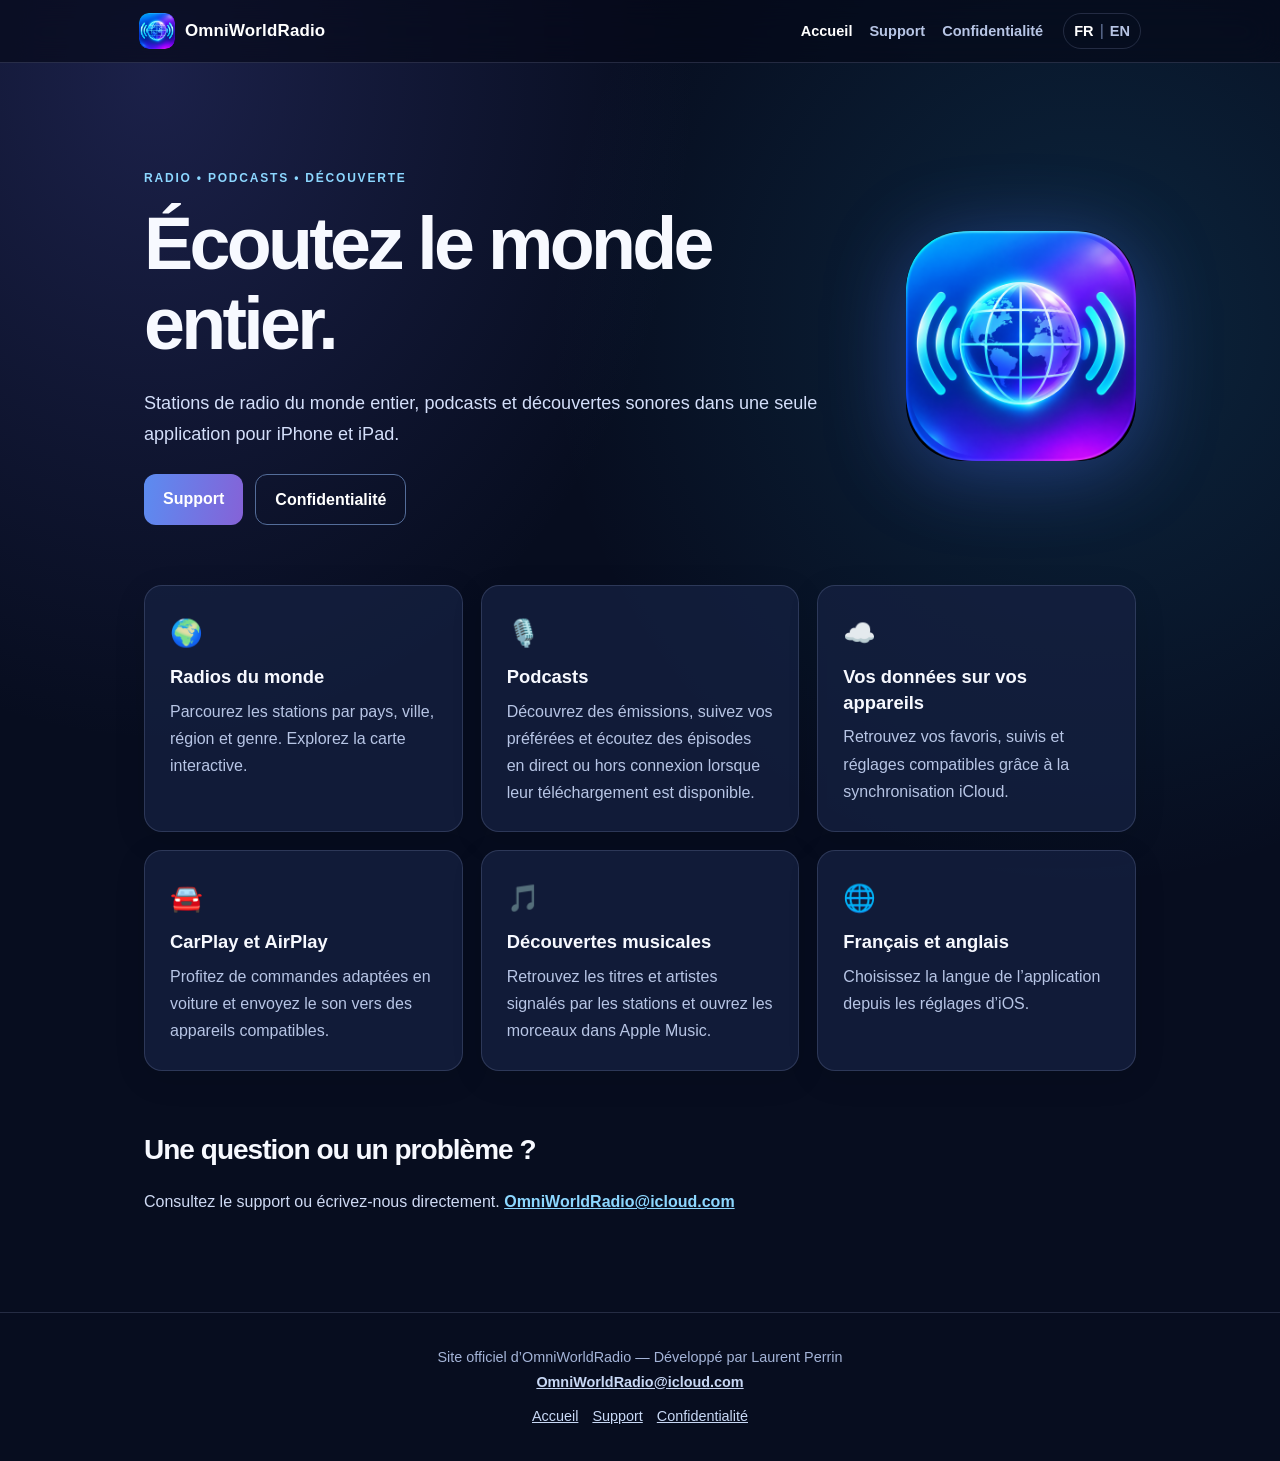
<file: index.html>
<!doctype html>
<html lang="fr">
<head>
<meta charset="utf-8"><meta name="viewport" content="width=device-width, initial-scale=1">
<meta name="description" content="Stations de radio du monde entier, podcasts et découvertes sonores dans une seule application pour iPhone et iPad.">
<title>Accueil · OmniWorldRadio</title>
<link rel="icon" type="image/png" href="assets/omniworldradio-icon.png">
<link rel="stylesheet" href="assets/style.css">
<link rel="alternate" hreflang="fr" href="index.html">
<link rel="alternate" hreflang="en" href="en/index.html">
</head><body>
<header><nav aria-label="Navigation"><a class="brand" href="index.html"><img src="assets/omniworldradio-icon.png" alt="">OmniWorldRadio</a><div class="links"><a href="index.html" aria-current="page">Accueil</a><a href="support.html">Support</a><a href="privacy.html">Confidentialité</a></div><div class="lang" aria-label="Language / Langue"><a href="index.html" lang="fr" aria-current="page">FR</a><span>|</span><a href="en/index.html" lang="en">EN</a></div></nav></header>
<main><section class="hero"><div class="hero-text"><div class="kicker">Radio • Podcasts • Découverte</div><h1>Écoutez le monde entier.</h1><p class="lead">Stations de radio du monde entier, podcasts et découvertes sonores dans une seule application pour iPhone et iPad.</p><div class="actions"><a class="btn" href="support.html">Support</a><a class="btn alt" href="privacy.html">Confidentialité</a></div></div><img class="hero-icon" src="assets/omniworldradio-icon.png" alt="OmniWorldRadio"></section><section class="grid"><article class="card"><div class="emoji" aria-hidden="true">🌍</div><h3>Radios du monde</h3><p>Parcourez les stations par pays, ville, région et genre. Explorez la carte interactive.</p></article><article class="card"><div class="emoji" aria-hidden="true">🎙️</div><h3>Podcasts</h3><p>Découvrez des émissions, suivez vos préférées et écoutez des épisodes en direct ou hors connexion lorsque leur téléchargement est disponible.</p></article><article class="card"><div class="emoji" aria-hidden="true">☁️</div><h3>Vos données sur vos appareils</h3><p>Retrouvez vos favoris, suivis et réglages compatibles grâce à la synchronisation iCloud.</p></article><article class="card"><div class="emoji" aria-hidden="true">🚘</div><h3>CarPlay et AirPlay</h3><p>Profitez de commandes adaptées en voiture et envoyez le son vers des appareils compatibles.</p></article><article class="card"><div class="emoji" aria-hidden="true">🎵</div><h3>Découvertes musicales</h3><p>Retrouvez les titres et artistes signalés par les stations et ouvrez les morceaux dans Apple Music.</p></article><article class="card"><div class="emoji" aria-hidden="true">🌐</div><h3>Français et anglais</h3><p>Choisissez la langue de l’application depuis les réglages d’iOS.</p></article></section><section class="prose" style="margin-top:55px"><h2>Une question ou un problème ?</h2><p>Consultez le support ou écrivez-nous directement. <a class="mail" href="mailto:OmniWorldRadio@icloud.com">OmniWorldRadio@icloud.com</a></p></section></main>
<footer><div>Site officiel d’OmniWorldRadio — Développé par Laurent Perrin</div><div><a class="mail" href="mailto:OmniWorldRadio@icloud.com">OmniWorldRadio@icloud.com</a></div><div class="footline"><a href="index.html">Accueil</a><a href="support.html">Support</a><a href="privacy.html">Confidentialité</a></div></footer>
</body></html>
</file>
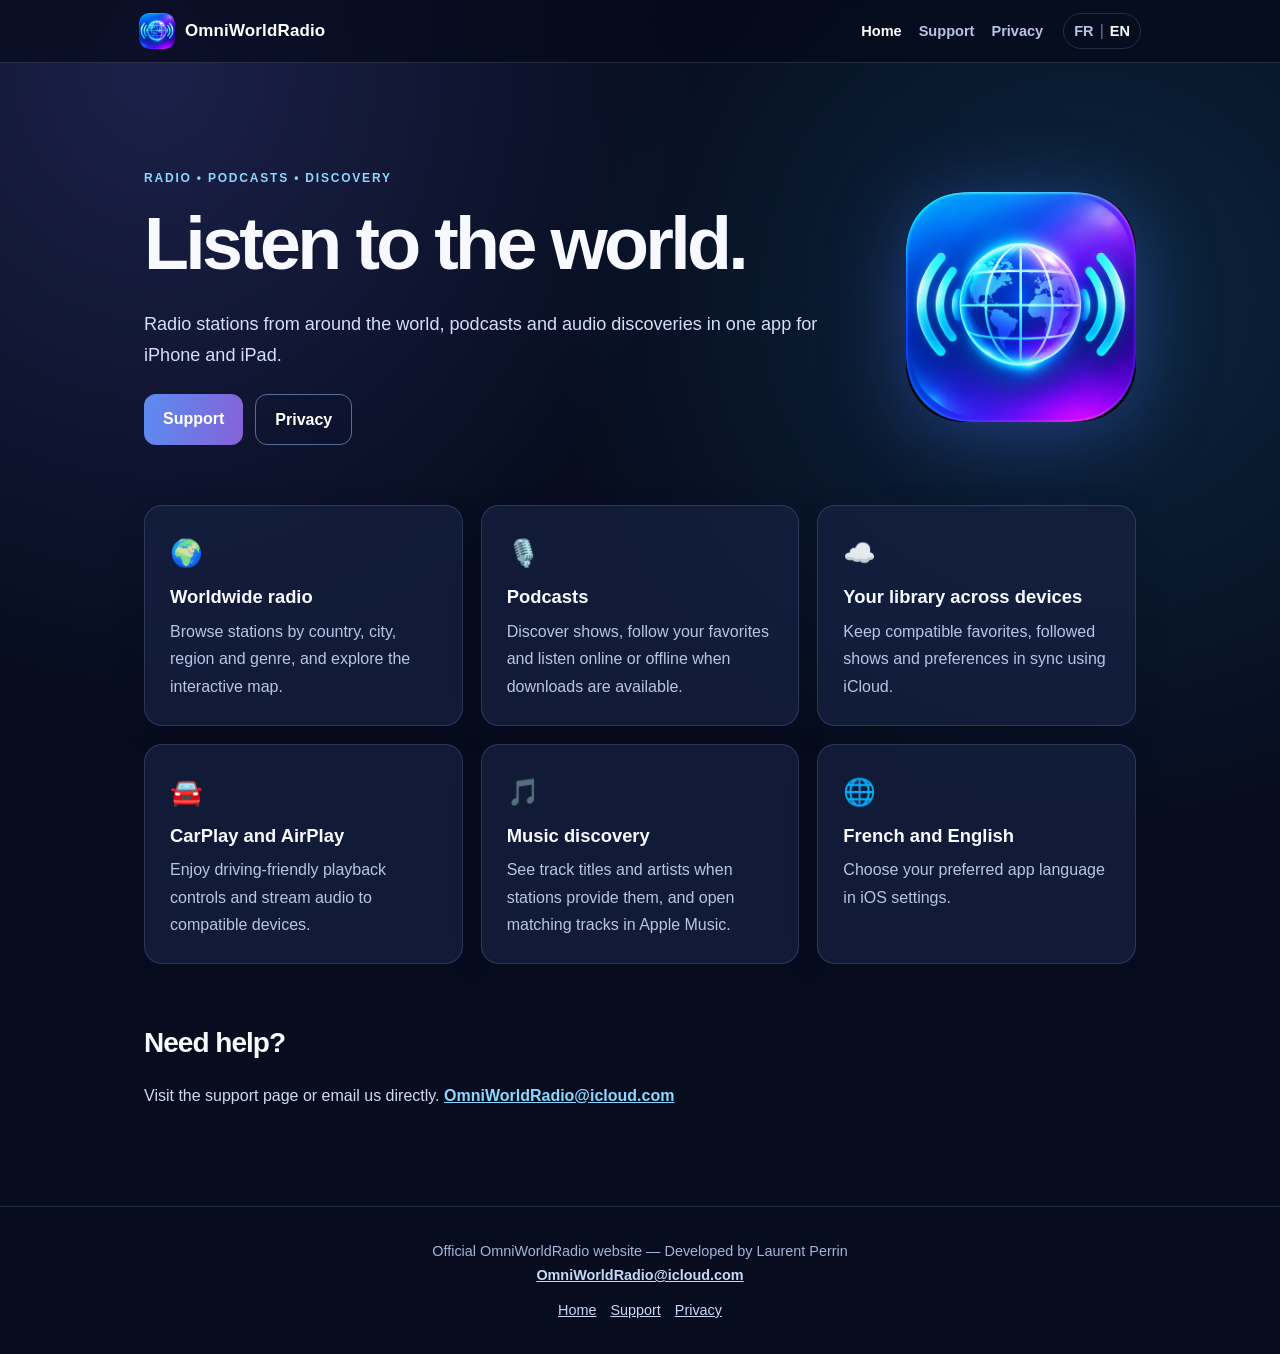
<file: en/index.html>
<!doctype html>
<html lang="en">
<head>
<meta charset="utf-8"><meta name="viewport" content="width=device-width, initial-scale=1">
<meta name="description" content="Radio stations from around the world, podcasts and audio discoveries in one app for iPhone and iPad.">
<title>Home · OmniWorldRadio</title>
<link rel="icon" type="image/png" href="../assets/omniworldradio-icon.png">
<link rel="stylesheet" href="../assets/style.css">
<link rel="alternate" hreflang="fr" href="../index.html">
<link rel="alternate" hreflang="en" href="index.html">
</head><body>
<header><nav aria-label="Navigation"><a class="brand" href="index.html"><img src="../assets/omniworldradio-icon.png" alt="">OmniWorldRadio</a><div class="links"><a href="index.html" aria-current="page">Home</a><a href="support.html">Support</a><a href="privacy.html">Privacy</a></div><div class="lang" aria-label="Language / Langue"><a href="../index.html" lang="fr">FR</a><span>|</span><a href="index.html" lang="en" aria-current="page">EN</a></div></nav></header>
<main><section class="hero"><div class="hero-text"><div class="kicker">Radio • Podcasts • Discovery</div><h1>Listen to the world.</h1><p class="lead">Radio stations from around the world, podcasts and audio discoveries in one app for iPhone and iPad.</p><div class="actions"><a class="btn" href="support.html">Support</a><a class="btn alt" href="privacy.html">Privacy</a></div></div><img class="hero-icon" src="../assets/omniworldradio-icon.png" alt="OmniWorldRadio"></section><section class="grid"><article class="card"><div class="emoji" aria-hidden="true">🌍</div><h3>Worldwide radio</h3><p>Browse stations by country, city, region and genre, and explore the interactive map.</p></article><article class="card"><div class="emoji" aria-hidden="true">🎙️</div><h3>Podcasts</h3><p>Discover shows, follow your favorites and listen online or offline when downloads are available.</p></article><article class="card"><div class="emoji" aria-hidden="true">☁️</div><h3>Your library across devices</h3><p>Keep compatible favorites, followed shows and preferences in sync using iCloud.</p></article><article class="card"><div class="emoji" aria-hidden="true">🚘</div><h3>CarPlay and AirPlay</h3><p>Enjoy driving-friendly playback controls and stream audio to compatible devices.</p></article><article class="card"><div class="emoji" aria-hidden="true">🎵</div><h3>Music discovery</h3><p>See track titles and artists when stations provide them, and open matching tracks in Apple Music.</p></article><article class="card"><div class="emoji" aria-hidden="true">🌐</div><h3>French and English</h3><p>Choose your preferred app language in iOS settings.</p></article></section><section class="prose" style="margin-top:55px"><h2>Need help?</h2><p>Visit the support page or email us directly. <a class="mail" href="mailto:OmniWorldRadio@icloud.com">OmniWorldRadio@icloud.com</a></p></section></main>
<footer><div>Official OmniWorldRadio website — Developed by Laurent Perrin</div><div><a class="mail" href="mailto:OmniWorldRadio@icloud.com">OmniWorldRadio@icloud.com</a></div><div class="footline"><a href="index.html">Home</a><a href="support.html">Support</a><a href="privacy.html">Privacy</a></div></footer>
</body></html>
</file>
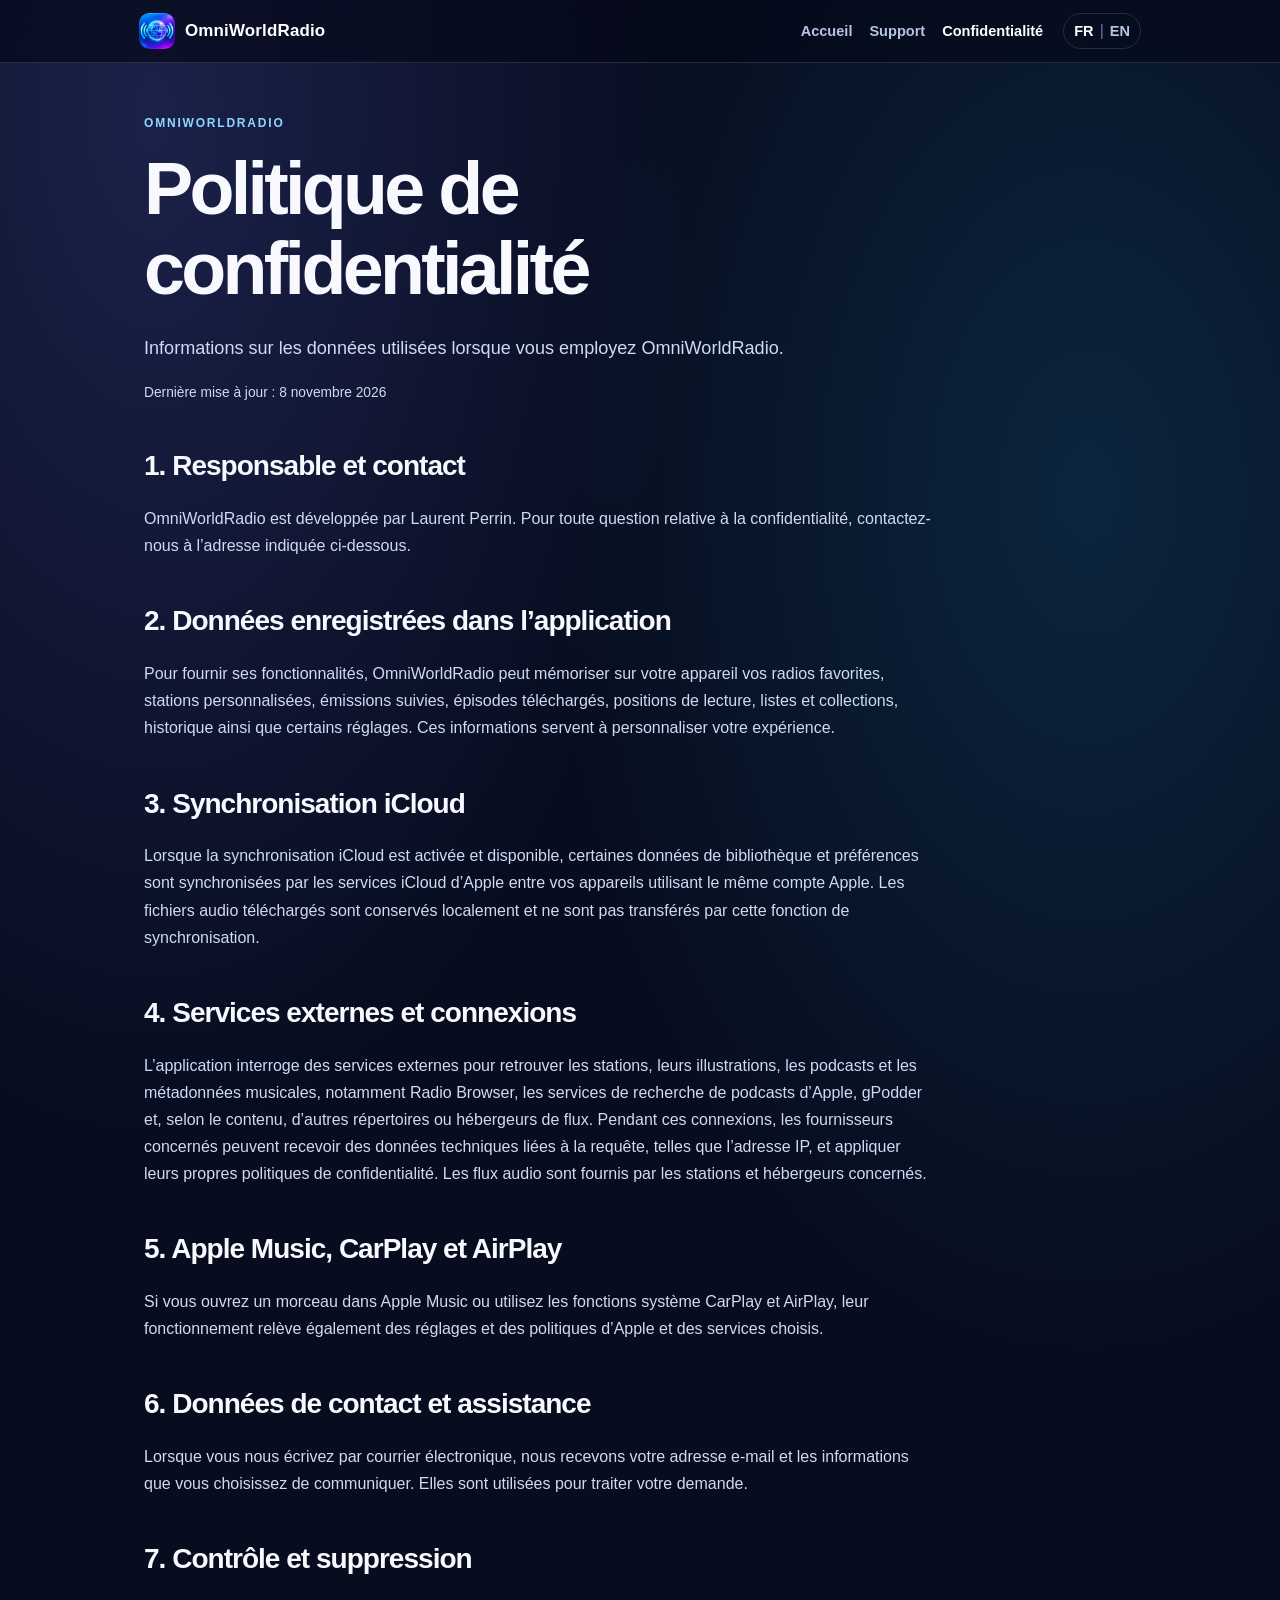
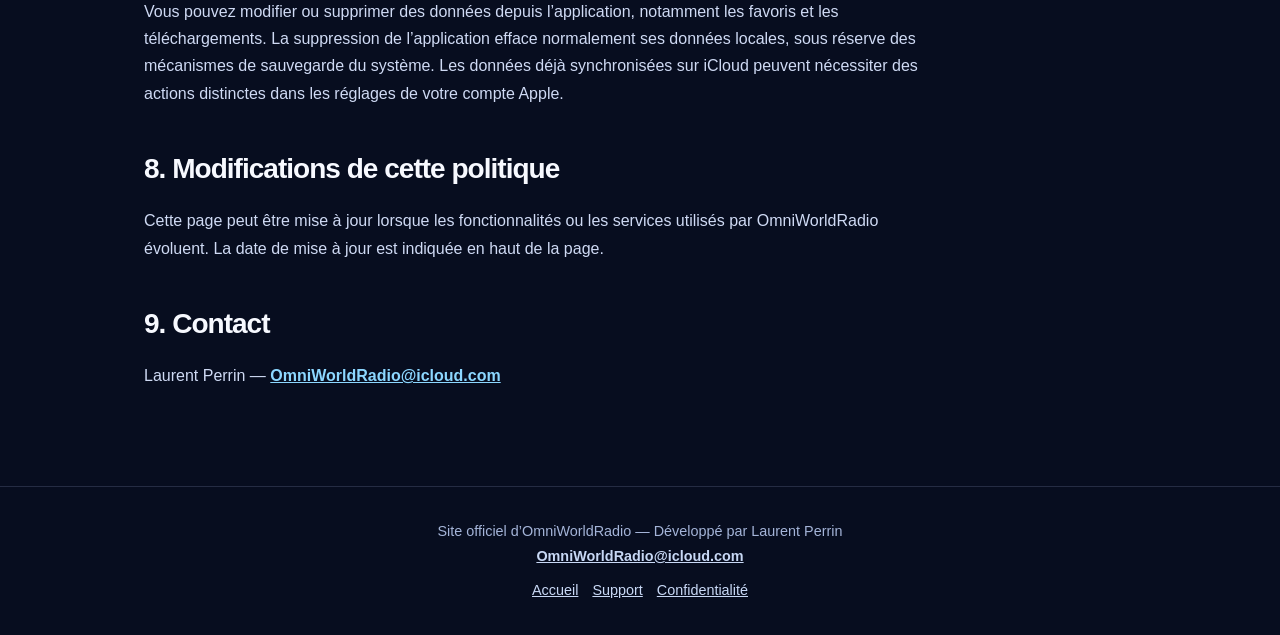
<file: privacy.html>
<!doctype html>
<html lang="fr">
<head>
<meta charset="utf-8"><meta name="viewport" content="width=device-width, initial-scale=1">
<meta name="description" content="Informations sur les données utilisées lorsque vous employez OmniWorldRadio.">
<title>Politique de confidentialité · OmniWorldRadio</title>
<link rel="icon" type="image/png" href="assets/omniworldradio-icon.png">
<link rel="stylesheet" href="assets/style.css">
<link rel="alternate" hreflang="fr" href="privacy.html">
<link rel="alternate" hreflang="en" href="en/privacy.html">
</head><body>
<header><nav aria-label="Navigation"><a class="brand" href="index.html"><img src="assets/omniworldradio-icon.png" alt="">OmniWorldRadio</a><div class="links"><a href="index.html">Accueil</a><a href="support.html">Support</a><a href="privacy.html" aria-current="page">Confidentialité</a></div><div class="lang" aria-label="Language / Langue"><a href="privacy.html" lang="fr" aria-current="page">FR</a><span>|</span><a href="en/privacy.html" lang="en">EN</a></div></nav></header>
<main><article class="prose"><div class="kicker">OmniWorldRadio</div><h1>Politique de confidentialité</h1><p class="lead">Informations sur les données utilisées lorsque vous employez OmniWorldRadio.</p><p class="small">Dernière mise à jour : 8 novembre 2026</p><section><h2>1. Responsable et contact</h2><p>OmniWorldRadio est développée par Laurent Perrin. Pour toute question relative à la confidentialité, contactez-nous à l’adresse indiquée ci-dessous.</p></section><section><h2>2. Données enregistrées dans l’application</h2><p>Pour fournir ses fonctionnalités, OmniWorldRadio peut mémoriser sur votre appareil vos radios favorites, stations personnalisées, émissions suivies, épisodes téléchargés, positions de lecture, listes et collections, historique ainsi que certains réglages. Ces informations servent à personnaliser votre expérience.</p></section><section><h2>3. Synchronisation iCloud</h2><p>Lorsque la synchronisation iCloud est activée et disponible, certaines données de bibliothèque et préférences sont synchronisées par les services iCloud d’Apple entre vos appareils utilisant le même compte Apple. Les fichiers audio téléchargés sont conservés localement et ne sont pas transférés par cette fonction de synchronisation.</p></section><section><h2>4. Services externes et connexions</h2><p>L’application interroge des services externes pour retrouver les stations, leurs illustrations, les podcasts et les métadonnées musicales, notamment Radio Browser, les services de recherche de podcasts d’Apple, gPodder et, selon le contenu, d’autres répertoires ou hébergeurs de flux. Pendant ces connexions, les fournisseurs concernés peuvent recevoir des données techniques liées à la requête, telles que l’adresse IP, et appliquer leurs propres politiques de confidentialité. Les flux audio sont fournis par les stations et hébergeurs concernés.</p></section><section><h2>5. Apple Music, CarPlay et AirPlay</h2><p>Si vous ouvrez un morceau dans Apple Music ou utilisez les fonctions système CarPlay et AirPlay, leur fonctionnement relève également des réglages et des politiques d’Apple et des services choisis.</p></section><section><h2>6. Données de contact et assistance</h2><p>Lorsque vous nous écrivez par courrier électronique, nous recevons votre adresse e-mail et les informations que vous choisissez de communiquer. Elles sont utilisées pour traiter votre demande.</p></section><section><h2>7. Contrôle et suppression</h2><p>Vous pouvez modifier ou supprimer des données depuis l’application, notamment les favoris et les téléchargements. La suppression de l’application efface normalement ses données locales, sous réserve des mécanismes de sauvegarde du système. Les données déjà synchronisées sur iCloud peuvent nécessiter des actions distinctes dans les réglages de votre compte Apple.</p></section><section><h2>8. Modifications de cette politique</h2><p>Cette page peut être mise à jour lorsque les fonctionnalités ou les services utilisés par OmniWorldRadio évoluent. La date de mise à jour est indiquée en haut de la page.</p></section><section><h2>9. Contact</h2><p>Laurent Perrin — <a class="mail" href="mailto:OmniWorldRadio@icloud.com">OmniWorldRadio@icloud.com</a></p></section></article></main>
<footer><div>Site officiel d’OmniWorldRadio — Développé par Laurent Perrin</div><div><a class="mail" href="mailto:OmniWorldRadio@icloud.com">OmniWorldRadio@icloud.com</a></div><div class="footline"><a href="index.html">Accueil</a><a href="support.html">Support</a><a href="privacy.html">Confidentialité</a></div></footer>
</body></html>
</file>
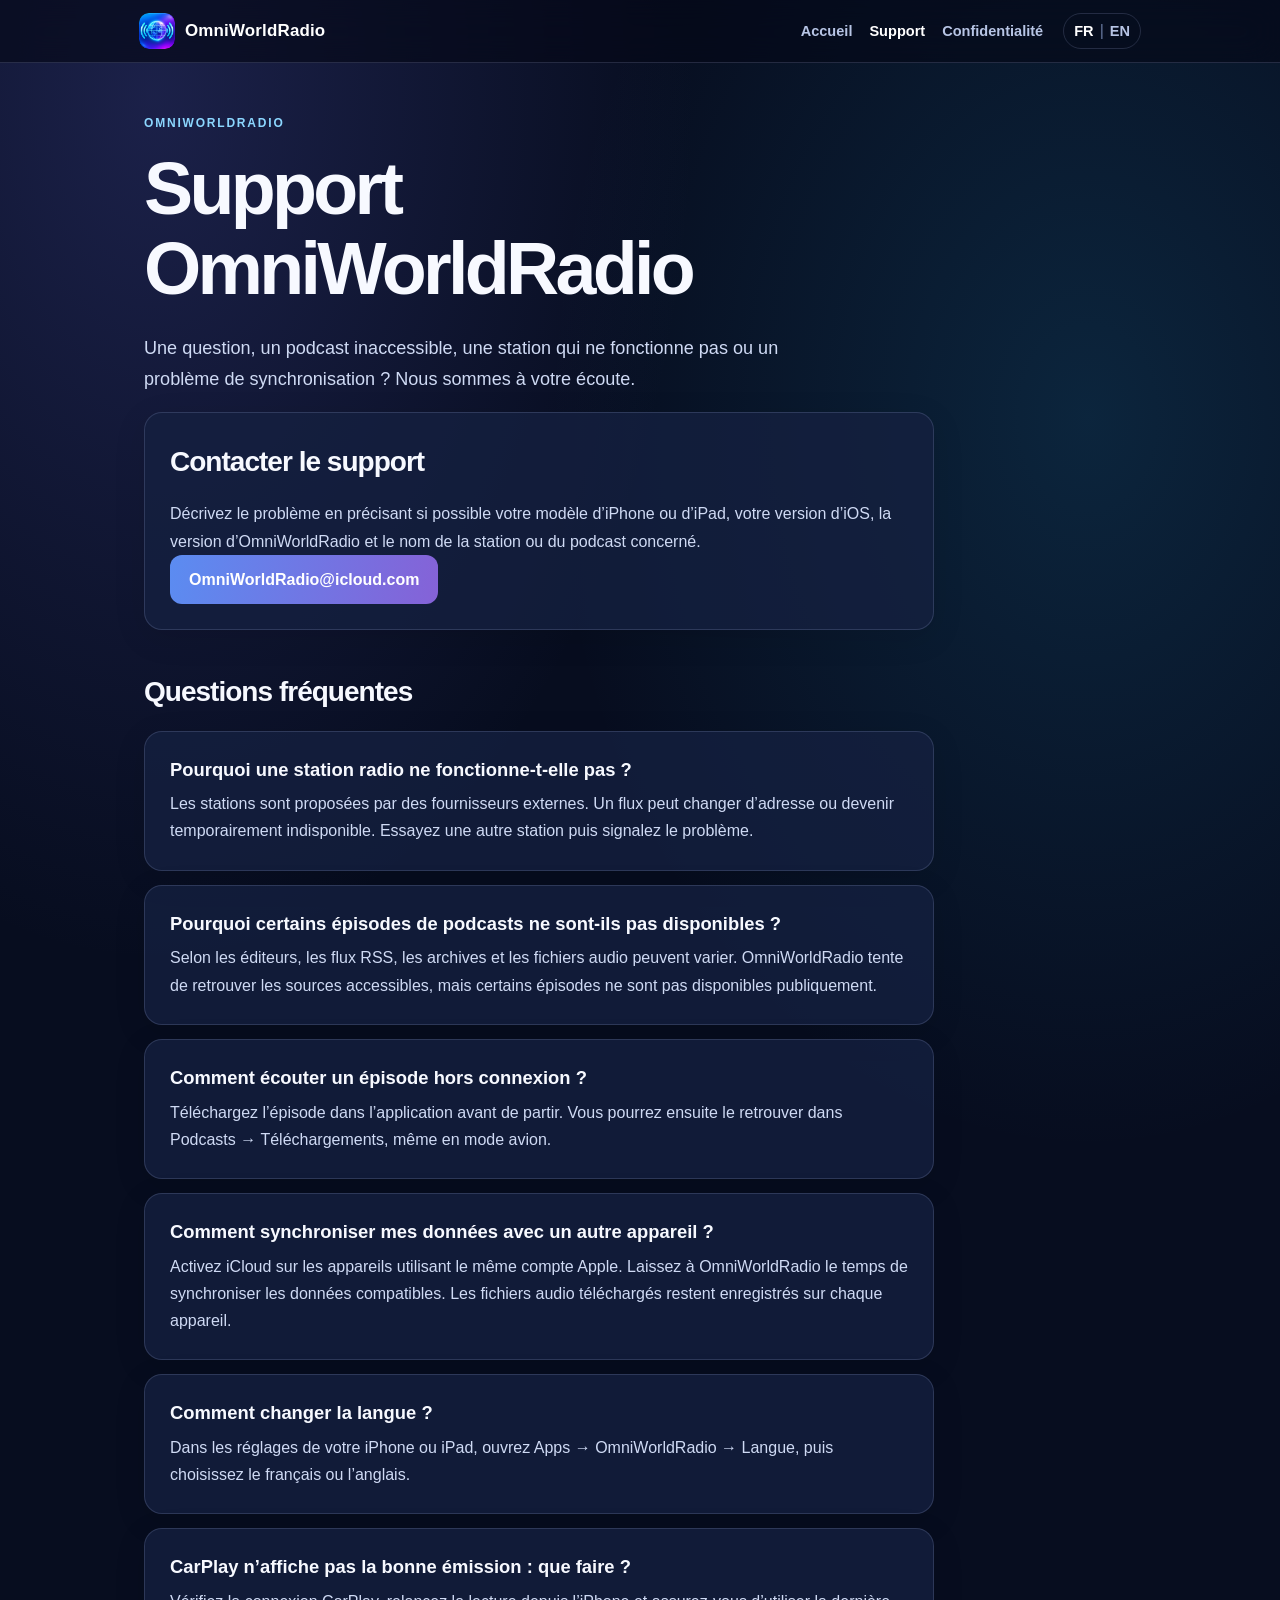
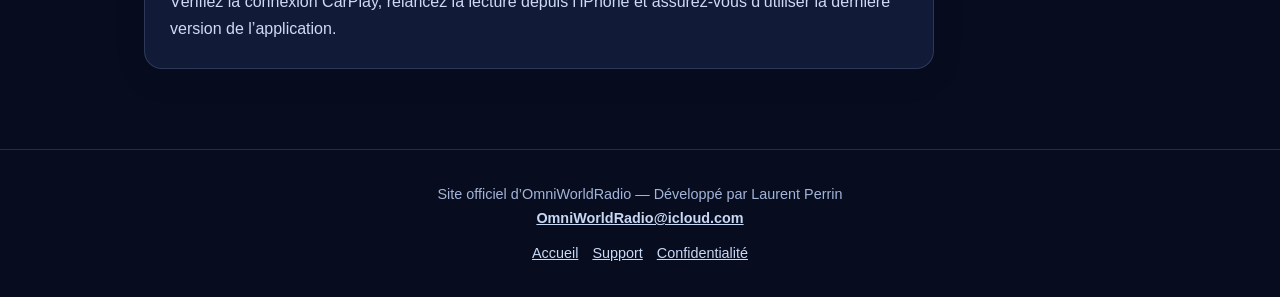
<file: support.html>
<!doctype html>
<html lang="fr">
<head>
<meta charset="utf-8"><meta name="viewport" content="width=device-width, initial-scale=1">
<meta name="description" content="Une question, un podcast inaccessible, une station qui ne fonctionne pas ou un problème de synchronisation ? Nous sommes à votre écoute.">
<title>Support OmniWorldRadio · OmniWorldRadio</title>
<link rel="icon" type="image/png" href="assets/omniworldradio-icon.png">
<link rel="stylesheet" href="assets/style.css">
<link rel="alternate" hreflang="fr" href="support.html">
<link rel="alternate" hreflang="en" href="en/support.html">
</head><body>
<header><nav aria-label="Navigation"><a class="brand" href="index.html"><img src="assets/omniworldradio-icon.png" alt="">OmniWorldRadio</a><div class="links"><a href="index.html">Accueil</a><a href="support.html" aria-current="page">Support</a><a href="privacy.html">Confidentialité</a></div><div class="lang" aria-label="Language / Langue"><a href="support.html" lang="fr" aria-current="page">FR</a><span>|</span><a href="en/support.html" lang="en">EN</a></div></nav></header>
<main><div class="prose"><div class="kicker">OmniWorldRadio</div><h1>Support OmniWorldRadio</h1><p class="lead">Une question, un podcast inaccessible, une station qui ne fonctionne pas ou un problème de synchronisation ? Nous sommes à votre écoute.</p><section class="card"><h2 style="margin-top:0">Contacter le support</h2><p>Décrivez le problème en précisant si possible votre modèle d’iPhone ou d’iPad, votre version d’iOS, la version d’OmniWorldRadio et le nom de la station ou du podcast concerné.</p><a class="btn mail" href="mailto:OmniWorldRadio@icloud.com?subject=OmniWorldRadio%20Support">OmniWorldRadio@icloud.com</a></section><h2>Questions fréquentes</h2><div style="display:grid;gap:14px"><article class="card"><h3>Pourquoi une station radio ne fonctionne-t-elle pas ?</h3><p>Les stations sont proposées par des fournisseurs externes. Un flux peut changer d’adresse ou devenir temporairement indisponible. Essayez une autre station puis signalez le problème.</p></article><article class="card"><h3>Pourquoi certains épisodes de podcasts ne sont-ils pas disponibles ?</h3><p>Selon les éditeurs, les flux RSS, les archives et les fichiers audio peuvent varier. OmniWorldRadio tente de retrouver les sources accessibles, mais certains épisodes ne sont pas disponibles publiquement.</p></article><article class="card"><h3>Comment écouter un épisode hors connexion ?</h3><p>Téléchargez l’épisode dans l’application avant de partir. Vous pourrez ensuite le retrouver dans Podcasts → Téléchargements, même en mode avion.</p></article><article class="card"><h3>Comment synchroniser mes données avec un autre appareil ?</h3><p>Activez iCloud sur les appareils utilisant le même compte Apple. Laissez à OmniWorldRadio le temps de synchroniser les données compatibles. Les fichiers audio téléchargés restent enregistrés sur chaque appareil.</p></article><article class="card"><h3>Comment changer la langue ?</h3><p>Dans les réglages de votre iPhone ou iPad, ouvrez Apps → OmniWorldRadio → Langue, puis choisissez le français ou l’anglais.</p></article><article class="card"><h3>CarPlay n’affiche pas la bonne émission : que faire ?</h3><p>Vérifiez la connexion CarPlay, relancez la lecture depuis l’iPhone et assurez-vous d’utiliser la dernière version de l’application.</p></article></div></div></main>
<footer><div>Site officiel d’OmniWorldRadio — Développé par Laurent Perrin</div><div><a class="mail" href="mailto:OmniWorldRadio@icloud.com">OmniWorldRadio@icloud.com</a></div><div class="footline"><a href="index.html">Accueil</a><a href="support.html">Support</a><a href="privacy.html">Confidentialité</a></div></footer>
</body></html>
</file>
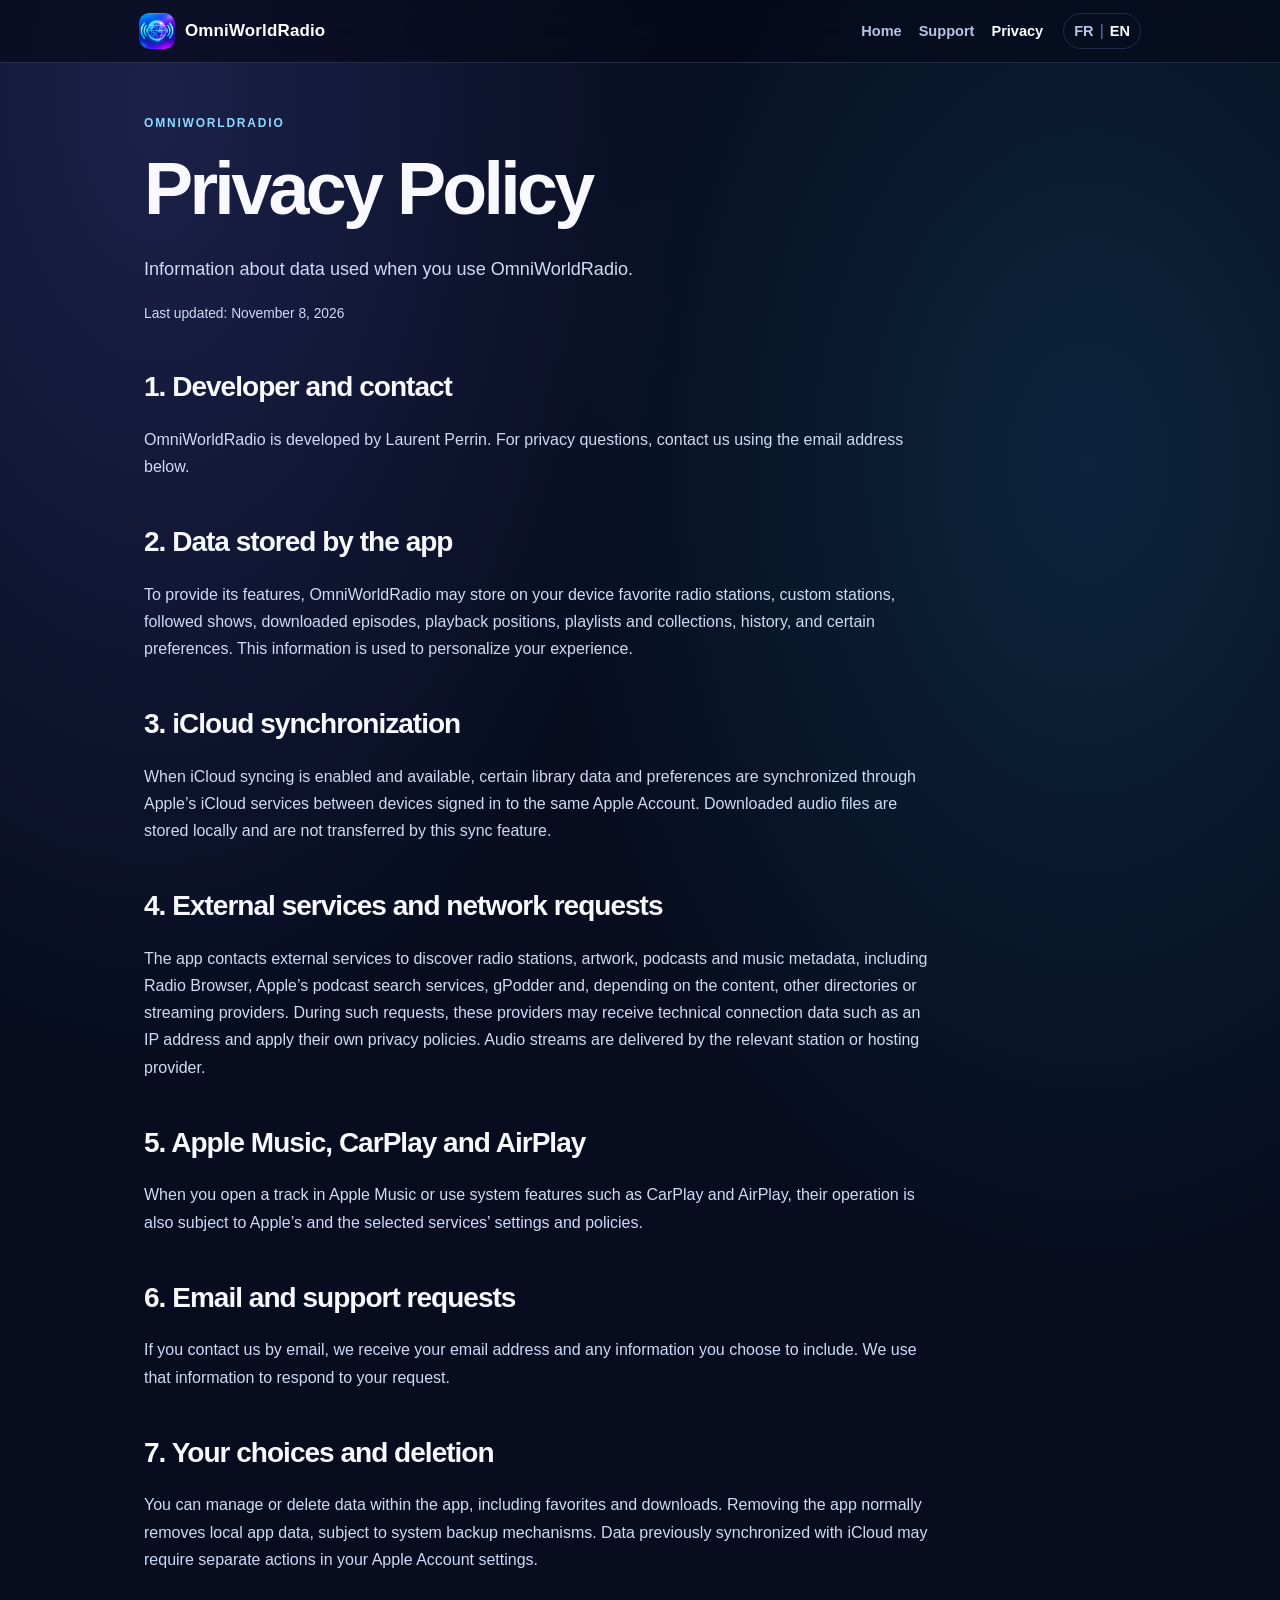
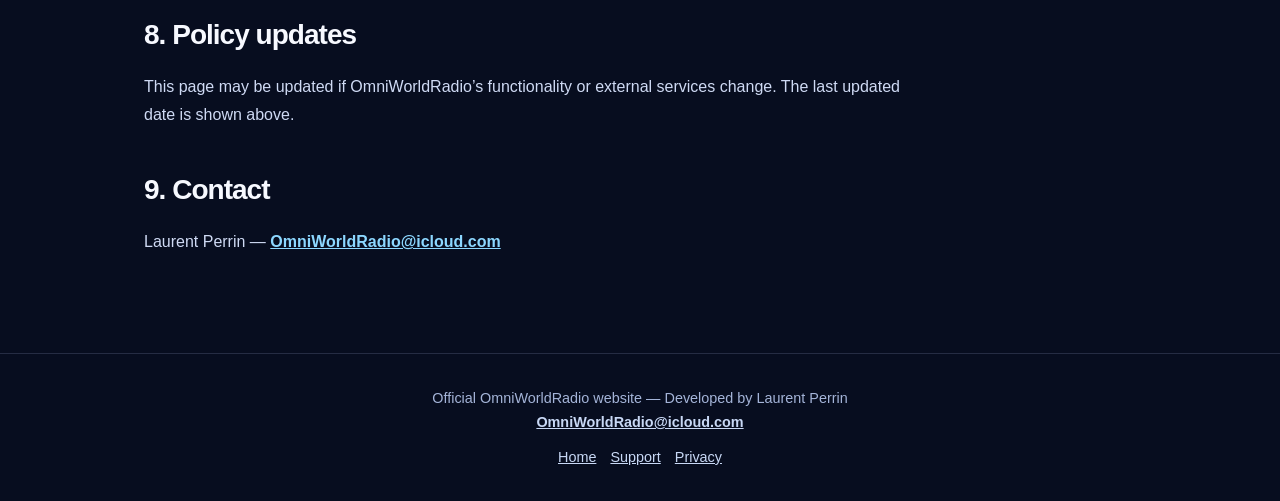
<file: en/privacy.html>
<!doctype html>
<html lang="en">
<head>
<meta charset="utf-8"><meta name="viewport" content="width=device-width, initial-scale=1">
<meta name="description" content="Information about data used when you use OmniWorldRadio.">
<title>Privacy Policy · OmniWorldRadio</title>
<link rel="icon" type="image/png" href="../assets/omniworldradio-icon.png">
<link rel="stylesheet" href="../assets/style.css">
<link rel="alternate" hreflang="fr" href="../privacy.html">
<link rel="alternate" hreflang="en" href="privacy.html">
</head><body>
<header><nav aria-label="Navigation"><a class="brand" href="index.html"><img src="../assets/omniworldradio-icon.png" alt="">OmniWorldRadio</a><div class="links"><a href="index.html">Home</a><a href="support.html">Support</a><a href="privacy.html" aria-current="page">Privacy</a></div><div class="lang" aria-label="Language / Langue"><a href="../privacy.html" lang="fr">FR</a><span>|</span><a href="privacy.html" lang="en" aria-current="page">EN</a></div></nav></header>
<main><article class="prose"><div class="kicker">OmniWorldRadio</div><h1>Privacy Policy</h1><p class="lead">Information about data used when you use OmniWorldRadio.</p><p class="small">Last updated: November 8, 2026</p><section><h2>1. Developer and contact</h2><p>OmniWorldRadio is developed by Laurent Perrin. For privacy questions, contact us using the email address below.</p></section><section><h2>2. Data stored by the app</h2><p>To provide its features, OmniWorldRadio may store on your device favorite radio stations, custom stations, followed shows, downloaded episodes, playback positions, playlists and collections, history, and certain preferences. This information is used to personalize your experience.</p></section><section><h2>3. iCloud synchronization</h2><p>When iCloud syncing is enabled and available, certain library data and preferences are synchronized through Apple’s iCloud services between devices signed in to the same Apple Account. Downloaded audio files are stored locally and are not transferred by this sync feature.</p></section><section><h2>4. External services and network requests</h2><p>The app contacts external services to discover radio stations, artwork, podcasts and music metadata, including Radio Browser, Apple’s podcast search services, gPodder and, depending on the content, other directories or streaming providers. During such requests, these providers may receive technical connection data such as an IP address and apply their own privacy policies. Audio streams are delivered by the relevant station or hosting provider.</p></section><section><h2>5. Apple Music, CarPlay and AirPlay</h2><p>When you open a track in Apple Music or use system features such as CarPlay and AirPlay, their operation is also subject to Apple’s and the selected services’ settings and policies.</p></section><section><h2>6. Email and support requests</h2><p>If you contact us by email, we receive your email address and any information you choose to include. We use that information to respond to your request.</p></section><section><h2>7. Your choices and deletion</h2><p>You can manage or delete data within the app, including favorites and downloads. Removing the app normally removes local app data, subject to system backup mechanisms. Data previously synchronized with iCloud may require separate actions in your Apple Account settings.</p></section><section><h2>8. Policy updates</h2><p>This page may be updated if OmniWorldRadio’s functionality or external services change. The last updated date is shown above.</p></section><section><h2>9. Contact</h2><p>Laurent Perrin — <a class="mail" href="mailto:OmniWorldRadio@icloud.com">OmniWorldRadio@icloud.com</a></p></section></article></main>
<footer><div>Official OmniWorldRadio website — Developed by Laurent Perrin</div><div><a class="mail" href="mailto:OmniWorldRadio@icloud.com">OmniWorldRadio@icloud.com</a></div><div class="footline"><a href="index.html">Home</a><a href="support.html">Support</a><a href="privacy.html">Privacy</a></div></footer>
</body></html>
</file>
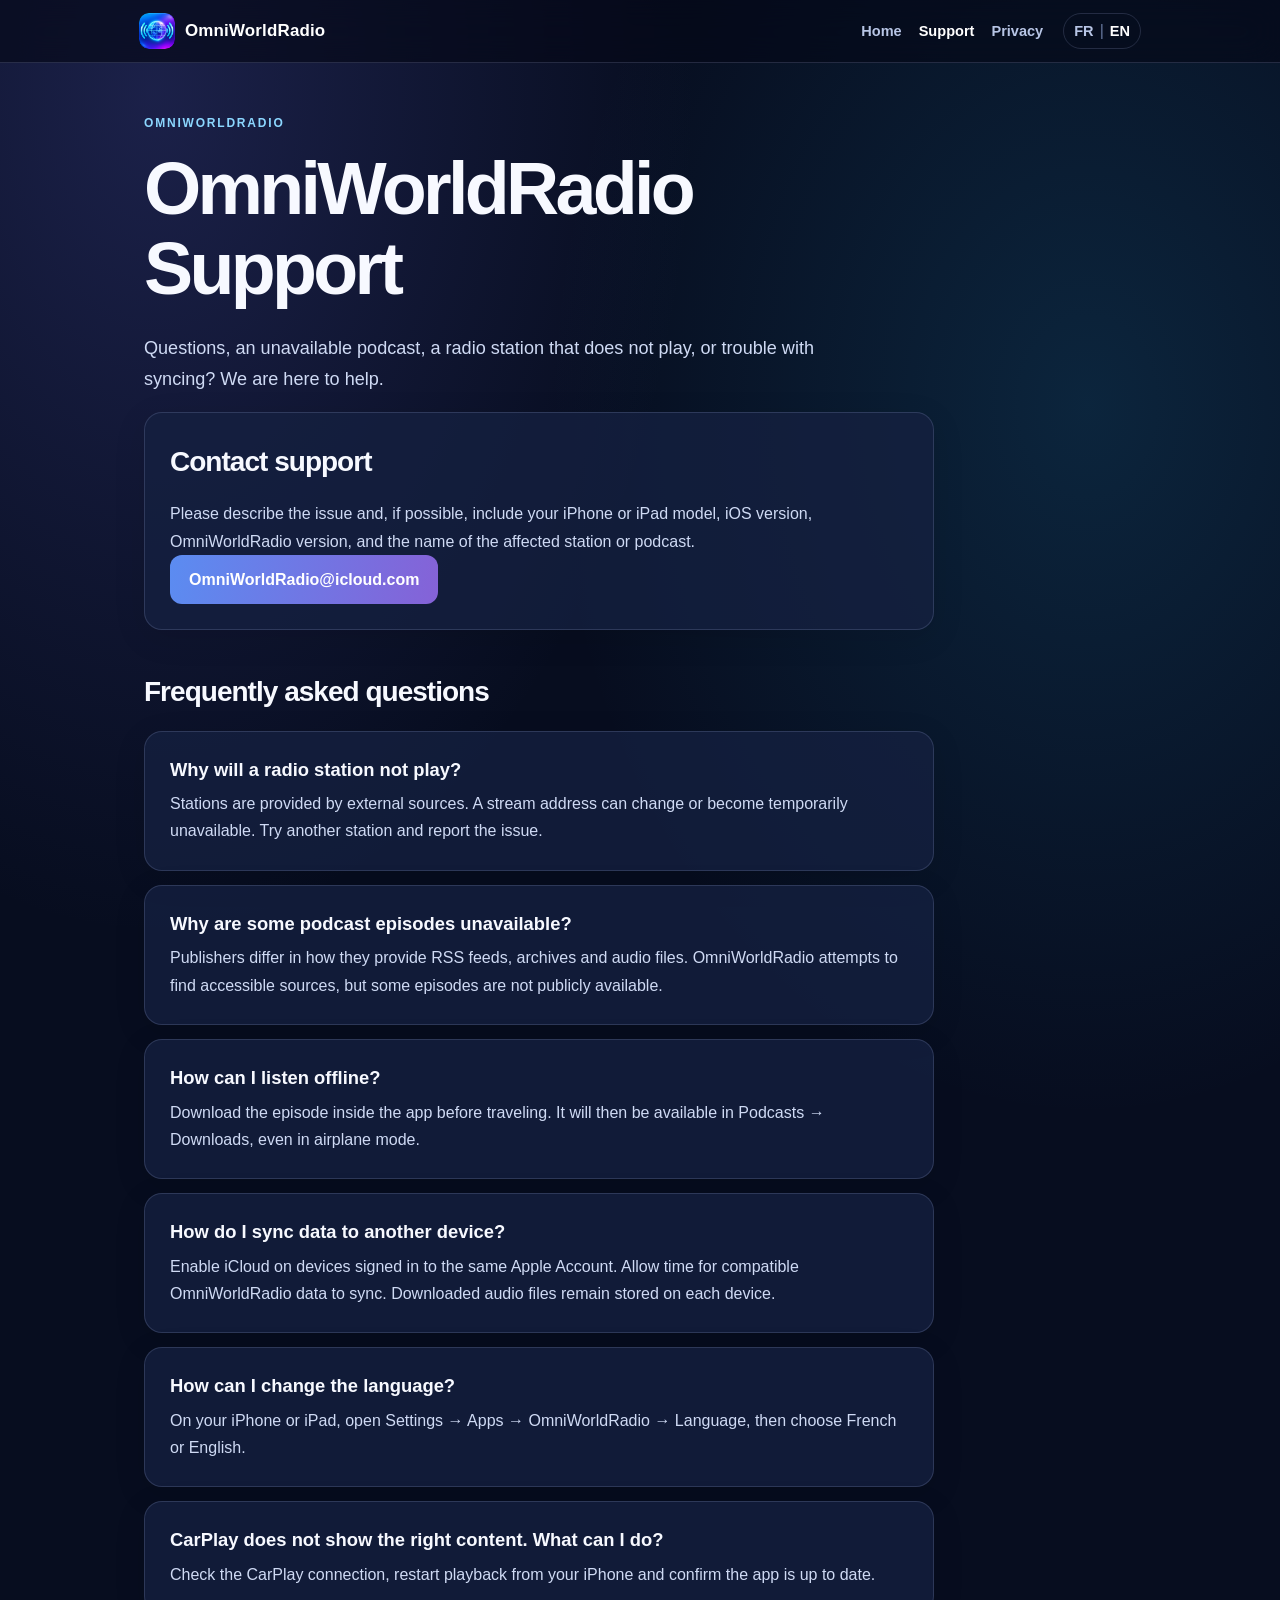
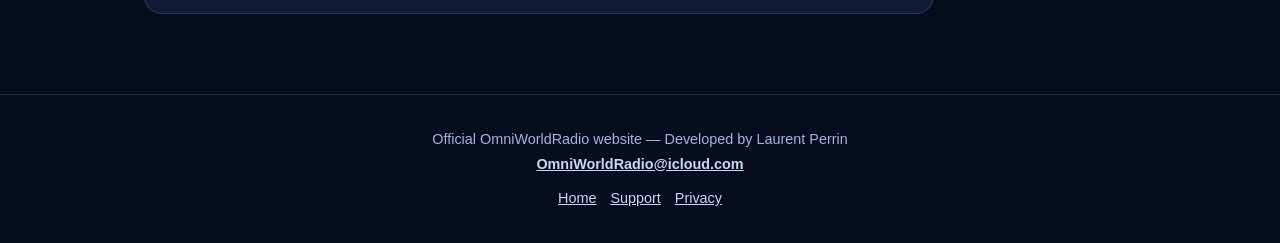
<file: en/support.html>
<!doctype html>
<html lang="en">
<head>
<meta charset="utf-8"><meta name="viewport" content="width=device-width, initial-scale=1">
<meta name="description" content="Questions, an unavailable podcast, a radio station that does not play, or trouble with syncing? We are here to help.">
<title>OmniWorldRadio Support · OmniWorldRadio</title>
<link rel="icon" type="image/png" href="../assets/omniworldradio-icon.png">
<link rel="stylesheet" href="../assets/style.css">
<link rel="alternate" hreflang="fr" href="../support.html">
<link rel="alternate" hreflang="en" href="support.html">
</head><body>
<header><nav aria-label="Navigation"><a class="brand" href="index.html"><img src="../assets/omniworldradio-icon.png" alt="">OmniWorldRadio</a><div class="links"><a href="index.html">Home</a><a href="support.html" aria-current="page">Support</a><a href="privacy.html">Privacy</a></div><div class="lang" aria-label="Language / Langue"><a href="../support.html" lang="fr">FR</a><span>|</span><a href="support.html" lang="en" aria-current="page">EN</a></div></nav></header>
<main><div class="prose"><div class="kicker">OmniWorldRadio</div><h1>OmniWorldRadio Support</h1><p class="lead">Questions, an unavailable podcast, a radio station that does not play, or trouble with syncing? We are here to help.</p><section class="card"><h2 style="margin-top:0">Contact support</h2><p>Please describe the issue and, if possible, include your iPhone or iPad model, iOS version, OmniWorldRadio version, and the name of the affected station or podcast.</p><a class="btn mail" href="mailto:OmniWorldRadio@icloud.com?subject=OmniWorldRadio%20Support">OmniWorldRadio@icloud.com</a></section><h2>Frequently asked questions</h2><div style="display:grid;gap:14px"><article class="card"><h3>Why will a radio station not play?</h3><p>Stations are provided by external sources. A stream address can change or become temporarily unavailable. Try another station and report the issue.</p></article><article class="card"><h3>Why are some podcast episodes unavailable?</h3><p>Publishers differ in how they provide RSS feeds, archives and audio files. OmniWorldRadio attempts to find accessible sources, but some episodes are not publicly available.</p></article><article class="card"><h3>How can I listen offline?</h3><p>Download the episode inside the app before traveling. It will then be available in Podcasts → Downloads, even in airplane mode.</p></article><article class="card"><h3>How do I sync data to another device?</h3><p>Enable iCloud on devices signed in to the same Apple Account. Allow time for compatible OmniWorldRadio data to sync. Downloaded audio files remain stored on each device.</p></article><article class="card"><h3>How can I change the language?</h3><p>On your iPhone or iPad, open Settings → Apps → OmniWorldRadio → Language, then choose French or English.</p></article><article class="card"><h3>CarPlay does not show the right content. What can I do?</h3><p>Check the CarPlay connection, restart playback from your iPhone and confirm the app is up to date.</p></article></div></div></main>
<footer><div>Official OmniWorldRadio website — Developed by Laurent Perrin</div><div><a class="mail" href="mailto:OmniWorldRadio@icloud.com">OmniWorldRadio@icloud.com</a></div><div class="footline"><a href="index.html">Home</a><a href="support.html">Support</a><a href="privacy.html">Privacy</a></div></footer>
</body></html>
</file>
<file: assets/style.css>
:root{color-scheme:dark;--bg:#070d1f;--bg2:#0c1631;--card:rgba(21,33,64,.78);--line:rgba(190,206,255,.16);--text:#f7f9ff;--muted:#b7c5e5;--accent:#8cd7ff;--violet:#bfa6ff}*{box-sizing:border-box}html{scroll-behavior:smooth}body{margin:0;background:radial-gradient(ellipse at 12% 5%,rgba(82,86,187,.27),transparent 34%),radial-gradient(ellipse at 85% 22%,rgba(32,146,196,.18),transparent 35%),var(--bg);color:var(--text);font:16px/1.7 -apple-system,BlinkMacSystemFont,"Segoe UI",Arial,sans-serif}a{color:var(--accent)}a:hover{color:#fff}header{border-bottom:1px solid var(--line);background:rgba(5,9,23,.65);backdrop-filter:blur(16px);position:sticky;top:0;z-index:5}nav{max-width:1050px;margin:auto;padding:13px 24px;display:flex;align-items:center;gap:20px;flex-wrap:wrap}.brand{color:white;text-decoration:none;font-size:1.06rem;font-weight:800;display:flex;align-items:center;gap:10px;margin-right:auto;letter-spacing:.01em}.brand img{height:36px;width:36px;border-radius:10px;object-fit:cover}.links{display:flex;gap:17px;flex-wrap:wrap;align-items:center}.links a,.lang a{font-size:.91rem;text-decoration:none;color:var(--muted);font-weight:600}.links a[aria-current=page],.lang a[aria-current=page]{color:#fff}.lang{border:1px solid var(--line);padding:3px 10px;border-radius:99px;white-space:nowrap}.lang span{color:#66789e;padding:0 6px}main{max-width:1040px;padding:50px 24px 80px;margin:auto}.hero{display:flex;gap:36px;align-items:center;justify-content:space-between;padding:55px 0 60px}.hero-text{max-width:700px}.kicker{color:var(--accent);text-transform:uppercase;letter-spacing:.15em;font-size:.75rem;font-weight:800}h1{font-size:clamp(2.3rem,6vw,4.6rem);letter-spacing:-.05em;line-height:1.08;margin:16px 0 25px}h2{font-size:1.75rem;letter-spacing:-.035em;margin:35px 0 15px}h3{font-size:1.15rem;line-height:1.4;margin:0 0 8px}p{margin:0 0 17px}p.lead{font-size:1.13rem;color:#d4dffa;max-width:700px}.hero-icon{width:clamp(130px,23vw,230px);height:auto;border-radius:25%;box-shadow:0 10px 80px rgba(76,119,255,.38);flex-shrink:0}.actions{display:flex;flex-wrap:wrap;gap:12px;margin-top:24px}.btn{display:inline-block;padding:11px 19px;border-radius:12px;text-decoration:none;font-weight:750;background:linear-gradient(100deg,#5b8cf1,#8562d7);color:white}.btn.alt{background:transparent;border:1px solid #546d9a}.grid{display:grid;grid-template-columns:repeat(3,minmax(0,1fr));gap:18px}.card{border:1px solid var(--line);background:var(--card);border-radius:18px;padding:25px;box-shadow:0 8px 32px rgba(0,0,0,.1)}.card p{color:var(--muted);margin:0}.emoji{font-size:1.65rem;margin-bottom:8px}.prose{max-width:790px}.prose p,.prose li{color:#cfdaf4}.prose h2{margin-top:38px}.prose ul{padding-left:22px}.notice{background:rgba(98,124,199,.13);border-left:3px solid #85cfff;padding:17px 20px;border-radius:7px;color:#dae9ff;margin:25px 0}.mail{overflow-wrap:anywhere;font-weight:700}footer{border-top:1px solid var(--line);color:#a4b4d8;padding:32px 24px;text-align:center;font-size:.9rem}footer a{margin:0 7px;color:#c8d8f5}.footline{margin-top:10px}.small{font-size:.86rem;color:#acbce0}.steps{padding-left:24px}.steps li{margin:11px 0}@media(max-width:780px){.hero{padding:26px 0 35px;gap:20px}.grid{grid-template-columns:1fr}.hero-icon{width:125px}.links{gap:12px}nav{gap:12px;padding:10px 16px}main{padding:38px 18px 60px}}@media(max-width:480px){.hero{align-items:flex-start}.hero-icon{width:80px}.hero h1{font-size:2.45rem}.links a{font-size:.8rem}.brand{width:100%;margin-bottom:0}.lang{margin-left:auto}}
</file>
